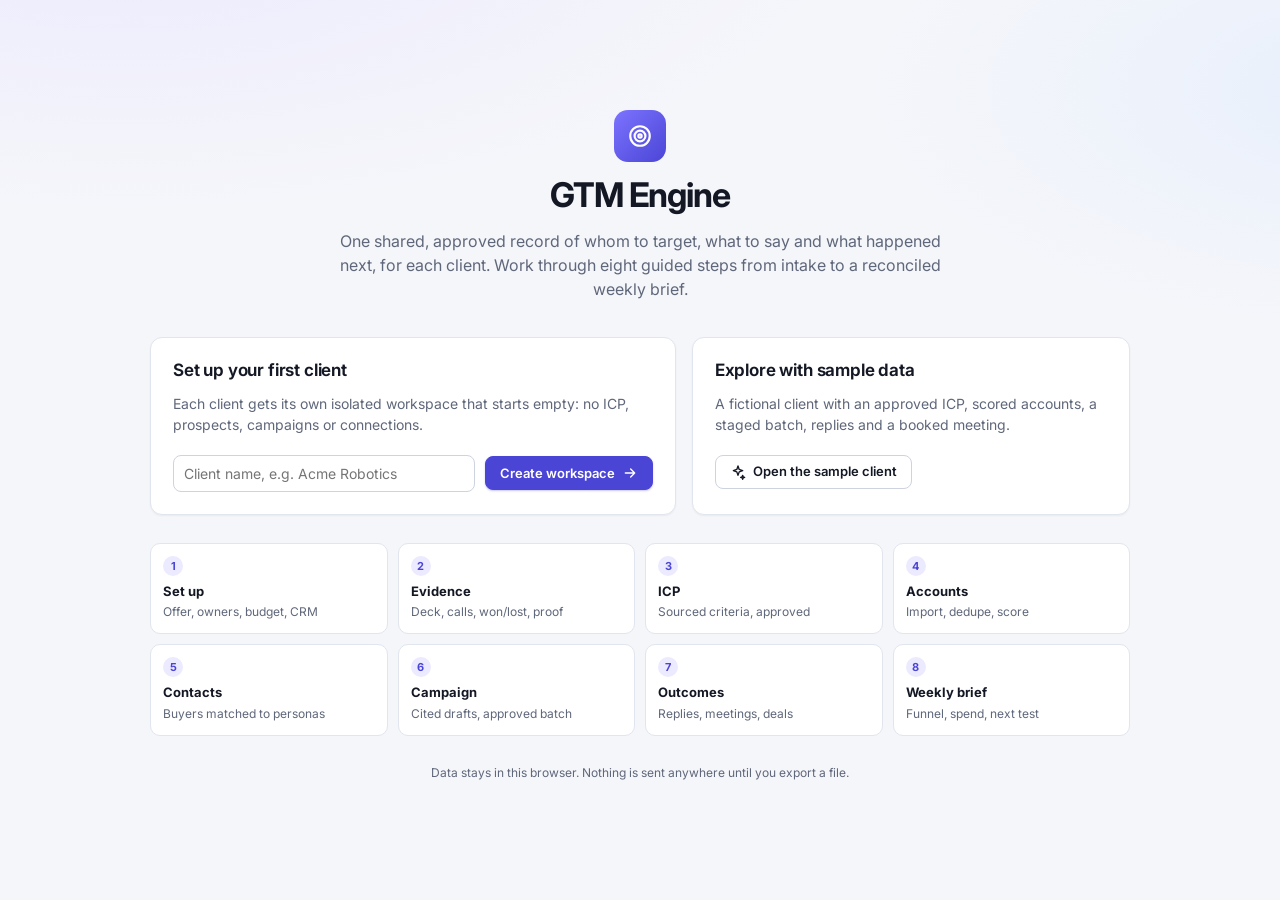
<file: gtm/index.html>
<!doctype html>
<html lang="en">
<head>
<meta charset="utf-8">
<meta name="viewport" content="width=device-width, initial-scale=1">
<title>GTM Engine</title>
<meta name="description" content="Client-scoped GTM workspace: approved ICP, evidence-backed accounts and contacts, reviewed outbound batches, reconciled outcomes and a weekly decision brief.">
<link rel="preconnect" href="https://fonts.googleapis.com">
<link rel="preconnect" href="https://fonts.gstatic.com" crossorigin>
<link rel="stylesheet" href="https://fonts.googleapis.com/css2?family=Inter:wght@400;500;600;650;700&display=swap">
<link rel="stylesheet" href="css/gtm.css?v=1">
<script>try{var t=localStorage.getItem("gtm:theme");if(t)document.documentElement.setAttribute("data-theme",JSON.parse(t));}catch(e){}</script>
</head>
<body>
<div id="root"></div>
<div class="toasts" id="toasts" role="status" aria-live="polite"></div>
<noscript><p style="padding:24px">GTM Engine needs JavaScript.</p></noscript>
<script src="js/engine.js?v=1"></script>
<script src="js/intel.js?v=1"></script>
<script src="js/callinsights.js?v=1"></script>
<script src="js/ui.js?v=1"></script>
<script src="js/help.js?v=1"></script>
<script src="js/sample.js?v=1"></script>
<script src="js/views-setup.js?v=1"></script>
<script src="js/views-pipeline.js?v=1"></script>
<script src="js/views-results.js?v=1"></script>
<script src="js/views-intel.js?v=1"></script>
<script src="js/sample-calls.js?v=1"></script>
<script src="js/views-insights.js?v=1"></script>
<script src="js/assist.js?v=1"></script>
<script src="js/prospecting.js?v=1"></script>
<script src="js/app.js?v=1"></script>
</body>
</html>
</file>
<file: gtm/css/gtm.css>
/* GTM Engine UI. Calm, dense-but-readable operator console: left rail with numbered pilot steps,
   cards on a soft canvas, one obvious primary action per screen. */
:root {
  --bg: #f5f6fa;
  --surface: #ffffff;
  --surface-2: #f2f4f8;
  --surface-3: #e9ecf3;
  --line: #e1e5ee;
  --line-strong: #cdd3df;
  --ink: #141824;
  --ink-2: #333a4d;
  --muted: #5f677a;
  --faint: #8a91a3;
  --accent: #4b45d6;
  --accent-strong: #3a34b8;
  --accent-ink: #ffffff;
  --accent-soft: #eceafe;
  --accent-line: #cdc9fb;
  --ok: #18794e;  --ok-bg: #e5f5ec;  --ok-line: #b5e2c9;
  --warn: #8a5100; --warn-bg: #fdf1dc; --warn-line: #f1d39e;
  --bad: #b3261e;  --bad-bg: #fde8e6;  --bad-line: #f5c0bb;
  --info: #1f5fbf; --info-bg: #e7effc;
  --side: #12152b;
  --side-2: #1b1f3b;
  --side-ink: #c9cce0;
  --side-faint: #8085a6;
  --side-active: #2a2f57;
  --focus: #7c74ff;
  --shadow-sm: 0 1px 2px rgba(20, 24, 36, .05);
  --shadow: 0 1px 2px rgba(20, 24, 36, .05), 0 6px 20px rgba(20, 24, 36, .06);
  --shadow-lg: 0 10px 40px rgba(20, 24, 36, .18);
  --r: 12px;
  --r-sm: 8px;
  --font: "Inter", system-ui, -apple-system, "Segoe UI", Roboto, sans-serif;
  --mono: ui-monospace, "SF Mono", Menlo, Consolas, monospace;
  color-scheme: light;
}
@media (prefers-color-scheme: dark) {
  :root:not([data-theme="light"]) {
    --bg: #0e1018; --surface: #161925; --surface-2: #1c2030; --surface-3: #252a3d;
    --line: #2a2f43; --line-strong: #3a405a; --ink: #eceef6; --ink-2: #cfd3e3; --muted: #9aa1b8; --faint: #747b93;
    --accent: #8b85ff; --accent-strong: #a29dff; --accent-ink: #0e1018; --accent-soft: #23224a; --accent-line: #3f3c7a;
    --ok: #5fd39a; --ok-bg: #12291f; --ok-line: #1f4a35; --warn: #f3b860; --warn-bg: #2d2312; --warn-line: #5a4320;
    --bad: #ff8a80; --bad-bg: #2f1716; --bad-line: #5c2a27; --info: #8ab4ff; --info-bg: #15223a;
    --side: #0a0c14; --side-2: #121524; --side-active: #22264a;
    --shadow: 0 1px 2px rgba(0,0,0,.3), 0 6px 20px rgba(0,0,0,.25); --shadow-lg: 0 10px 40px rgba(0,0,0,.5);
    color-scheme: dark;
  }
}
:root[data-theme="dark"] {
  --bg: #0e1018; --surface: #161925; --surface-2: #1c2030; --surface-3: #252a3d;
  --line: #2a2f43; --line-strong: #3a405a; --ink: #eceef6; --ink-2: #cfd3e3; --muted: #9aa1b8; --faint: #747b93;
  --accent: #8b85ff; --accent-strong: #a29dff; --accent-ink: #0e1018; --accent-soft: #23224a; --accent-line: #3f3c7a;
  --ok: #5fd39a; --ok-bg: #12291f; --ok-line: #1f4a35; --warn: #f3b860; --warn-bg: #2d2312; --warn-line: #5a4320;
  --bad: #ff8a80; --bad-bg: #2f1716; --bad-line: #5c2a27; --info: #8ab4ff; --info-bg: #15223a;
  --side: #0a0c14; --side-2: #121524; --side-active: #22264a;
  --shadow: 0 1px 2px rgba(0,0,0,.3), 0 6px 20px rgba(0,0,0,.25); --shadow-lg: 0 10px 40px rgba(0,0,0,.5);
  color-scheme: dark;
}

* { box-sizing: border-box; }
html, body { margin: 0; height: 100%; }
body { background: var(--bg); color: var(--ink); font: 14px/1.5 var(--font); -webkit-font-smoothing: antialiased; }
a { color: var(--accent); text-decoration: none; }
a:hover { text-decoration: underline; }
h1, h2, h3, h4 { margin: 0; line-height: 1.25; letter-spacing: -.01em; }
h1 { font-size: 22px; font-weight: 700; }
h2 { font-size: 16px; font-weight: 650; }
h3 { font-size: 14px; font-weight: 650; }
p { margin: 0 0 8px; }
small, .small { font-size: 12px; }
.muted { color: var(--muted); }
.faint { color: var(--faint); }
.mono { font-family: var(--mono); font-size: 12px; }
.nowrap { white-space: nowrap; }
.right { text-align: right; }
.hidden { display: none !important; }
:focus-visible { outline: 2px solid var(--focus); outline-offset: 2px; border-radius: 4px; }
.sr { position: absolute; width: 1px; height: 1px; overflow: hidden; clip: rect(0 0 0 0); }

/* ---------- shell ---------- */
.app { display: grid; grid-template-columns: 264px 1fr; min-height: 100vh; }
.side {
  background: var(--side); color: var(--side-ink); position: sticky; top: 0; height: 100vh;
  display: flex; flex-direction: column; overflow-y: auto; padding: 16px 12px;
}
.brand { display: flex; align-items: center; gap: 10px; padding: 4px 8px 16px; color: #fff; font-weight: 700; font-size: 15px; }
.brand-mark { width: 28px; height: 28px; border-radius: 8px; background: linear-gradient(135deg, #7c74ff, #4b45d6); display: grid; place-items: center; }
.brand small { display: block; font-weight: 500; color: var(--side-faint); font-size: 11px; letter-spacing: .02em; }
.client-switch { position: relative; margin-bottom: 14px; }
.client-btn {
  width: 100%; display: flex; align-items: center; gap: 10px; background: var(--side-2); border: 1px solid #262b4d;
  color: #fff; border-radius: 10px; padding: 9px 10px; cursor: pointer; text-align: left; font: inherit;
}
.client-btn:hover { border-color: #3a4070; }
.avatar { width: 28px; height: 28px; border-radius: 7px; display: grid; place-items: center; font-weight: 700; font-size: 12px; background: #2f3566; color: #fff; flex: none; }
.client-btn .meta { flex: 1; min-width: 0; }
.client-btn .meta b { display: block; font-size: 13px; white-space: nowrap; overflow: hidden; text-overflow: ellipsis; }
.client-btn .meta span { display: block; font-size: 11px; color: var(--side-faint); }
.menu {
  position: absolute; left: 0; right: 0; top: calc(100% + 6px); z-index: 40; background: var(--surface); color: var(--ink);
  border: 1px solid var(--line); border-radius: 10px; box-shadow: var(--shadow-lg); padding: 6px; max-height: 60vh; overflow: auto;
}
.menu button { display: flex; width: 100%; align-items: center; gap: 10px; background: none; border: 0; padding: 8px; border-radius: 7px; cursor: pointer; font: inherit; color: inherit; text-align: left; }
.menu button:hover, .menu button.on { background: var(--surface-2); }
.menu hr { border: 0; border-top: 1px solid var(--line); margin: 6px 0; }
.nav-label { font-size: 11px; text-transform: uppercase; letter-spacing: .08em; color: var(--side-faint); padding: 12px 10px 6px; font-weight: 600; }
.nav a {
  display: flex; align-items: center; gap: 10px; padding: 7px 10px; border-radius: 8px; color: var(--side-ink); font-weight: 500;
  text-decoration: none; position: relative;
}
.nav a:hover { background: var(--side-2); color: #fff; }
.nav a.on { background: var(--side-active); color: #fff; }
.nav a.on::before { content: ""; position: absolute; left: -12px; top: 8px; bottom: 8px; width: 3px; border-radius: 0 3px 3px 0; background: #8b85ff; }
.step-dot {
  width: 20px; height: 20px; border-radius: 50%; display: grid; place-items: center; flex: none;
  font-size: 11px; font-weight: 700; border: 1.5px solid #3b416b; color: var(--side-faint);
}
.step-dot.done { background: #2f9e6a; border-color: #2f9e6a; color: #fff; }
.step-dot.cur { border-color: #8b85ff; color: #fff; }
.nav .ico { width: 20px; display: grid; place-items: center; color: var(--side-faint); flex: none; }
.nav a.on .ico { color: #fff; }
.nav .count { margin-left: auto; background: #3a3f6e; color: #fff; font-size: 11px; font-weight: 700; border-radius: 999px; padding: 1px 7px; }
.nav .count.alert { background: #c2453b; }
.side-foot { margin-top: auto; padding-top: 14px; display: flex; gap: 6px; flex-wrap: wrap; }
.side-foot button { flex: 1; background: var(--side-2); border: 1px solid #262b4d; color: var(--side-ink); border-radius: 8px; padding: 7px 8px; font: inherit; font-size: 12px; cursor: pointer; display: flex; align-items: center; justify-content: center; gap: 6px; }
.side-foot button:hover { color: #fff; border-color: #3a4070; }
kbd { font-family: var(--mono); font-size: 11px; border: 1px solid currentColor; border-bottom-width: 2px; border-radius: 4px; padding: 0 4px; opacity: .75; }

.main { min-width: 0; display: flex; flex-direction: column; }
.topbar {
  position: sticky; top: 0; z-index: 20; display: flex; align-items: center; gap: 12px; padding: 14px 28px;
  background: color-mix(in srgb, var(--bg) 88%, transparent); backdrop-filter: blur(8px); border-bottom: 1px solid transparent;
}
.topbar.scrolled { border-bottom-color: var(--line); }
.topbar h1 { flex: 1; min-width: 0; }
.topbar .crumb { font-size: 12px; color: var(--muted); font-weight: 500; display: block; margin-bottom: 1px; }
.menu-btn { display: none; }
.content { padding: 8px 28px 64px; max-width: 1400px; width: 100%; }
.banner { margin: 0 28px 12px; padding: 10px 14px; border-radius: 10px; display: flex; gap: 10px; align-items: center; font-size: 13px; }
.banner.sample { background: var(--info-bg); color: var(--info); }
.banner.paused { background: var(--warn-bg); color: var(--warn); border: 1px solid var(--warn-line); }
.banner .grow { flex: 1; }

/* ---------- primitives ---------- */
.btn {
  display: inline-flex; align-items: center; justify-content: center; gap: 7px; height: 34px; padding: 0 14px; border-radius: 8px;
  border: 1px solid var(--line-strong); background: var(--surface); color: var(--ink); font: inherit; font-weight: 600; font-size: 13px;
  cursor: pointer; white-space: nowrap; text-decoration: none; transition: background .12s, border-color .12s, box-shadow .12s;
}
.btn:hover { background: var(--surface-2); text-decoration: none; }
.btn:disabled, .btn[aria-disabled="true"] { opacity: .5; cursor: not-allowed; }
.btn.primary { background: var(--accent); border-color: var(--accent); color: var(--accent-ink); box-shadow: 0 1px 2px rgba(75, 69, 214, .3); }
.btn.primary:hover { background: var(--accent-strong); }
.btn.ghost { background: transparent; border-color: transparent; color: var(--muted); }
.btn.ghost:hover { background: var(--surface-3); color: var(--ink); }
.btn.danger { color: var(--bad); border-color: var(--bad-line); }
.btn.danger:hover { background: var(--bad-bg); }
.btn.danger.solid { background: var(--bad); color: #fff; border-color: var(--bad); }
.btn.ok { background: var(--ok); border-color: var(--ok); color: #fff; }
.btn.sm { height: 28px; padding: 0 10px; font-size: 12px; border-radius: 7px; }
.btn.lg { height: 42px; padding: 0 20px; font-size: 14px; border-radius: 10px; }
.btn.icon { width: 34px; padding: 0; }
.btn.sm.icon { width: 28px; }
.btn svg { width: 16px; height: 16px; flex: none; }
.row { display: flex; gap: 10px; align-items: center; flex-wrap: wrap; }
.row.tight { gap: 6px; }
.row .grow, .grow { flex: 1; min-width: 0; }
.stack { display: grid; gap: 16px; }
.stack.sm { gap: 8px; }
.grid2 { display: grid; grid-template-columns: repeat(2, minmax(0, 1fr)); gap: 16px; }
.grid3 { display: grid; grid-template-columns: repeat(3, minmax(0, 1fr)); gap: 16px; }
.split { display: grid; grid-template-columns: minmax(0, 1fr) 320px; gap: 20px; align-items: start; }
.split.wide-side { grid-template-columns: minmax(0, 1fr) 380px; }
.sticky { position: sticky; top: 76px; }

.card { background: var(--surface); border: 1px solid var(--line); border-radius: var(--r); box-shadow: var(--shadow-sm); }
.card-h { display: flex; align-items: center; gap: 10px; padding: 14px 18px; border-bottom: 1px solid var(--line); }
.card-h h2 { flex: 1; }
.card-h .sub { font-size: 12px; color: var(--muted); font-weight: 400; display: block; margin-top: 2px; }
.card-b { padding: 16px 18px; }
.card-b.flush { padding: 0; }
.card-f { padding: 12px 18px; border-top: 1px solid var(--line); display: flex; gap: 8px; justify-content: flex-end; flex-wrap: wrap; }
.section-title { display: flex; align-items: baseline; gap: 10px; margin: 26px 0 12px; }
.section-title h2 { font-size: 15px; }
.section-title p { margin: 0; color: var(--muted); font-size: 13px; }

.badge {
  display: inline-flex; align-items: center; gap: 5px; height: 22px; padding: 0 8px; border-radius: 999px; font-size: 12px; font-weight: 600;
  background: var(--surface-3); color: var(--ink-2); white-space: nowrap; border: 1px solid transparent;
}
.badge::before { content: ""; width: 6px; height: 6px; border-radius: 50%; background: currentColor; opacity: .8; }
.badge.plain::before { display: none; }
.badge.ok { background: var(--ok-bg); color: var(--ok); }
.badge.warn { background: var(--warn-bg); color: var(--warn); }
.badge.bad { background: var(--bad-bg); color: var(--bad); }
.badge.accent { background: var(--accent-soft); color: var(--accent); }
.badge.info { background: var(--info-bg); color: var(--info); }
.badge.muted { background: var(--surface-2); color: var(--muted); border-color: var(--line); }
.chip { display: inline-flex; align-items: center; gap: 6px; padding: 2px 9px; border-radius: 999px; border: 1px solid var(--line); font-size: 12px; color: var(--ink-2); background: var(--surface); }

/* forms */
.field { display: grid; gap: 5px; }
.field > label, .label { font-size: 12px; font-weight: 600; color: var(--ink-2); }
.field .hint { font-size: 12px; color: var(--muted); }
.fields { display: grid; grid-template-columns: repeat(2, minmax(0, 1fr)); gap: 14px 16px; }
.fields.three { grid-template-columns: repeat(3, minmax(0, 1fr)); }
.fields .full { grid-column: 1 / -1; }
input[type=text], input[type=email], input[type=number], input[type=date], input[type=url], input[type=search], input:not([type]), select, textarea {
  width: 100%; font: inherit; color: var(--ink); background: var(--surface); border: 1px solid var(--line-strong); border-radius: 8px;
  padding: 7px 10px; min-height: 34px; transition: border-color .12s, box-shadow .12s;
}
textarea { resize: vertical; min-height: 80px; line-height: 1.5; }
input:focus, select:focus, textarea:focus { outline: none; border-color: var(--accent); box-shadow: 0 0 0 3px var(--accent-soft); }
input:disabled, select:disabled, textarea:disabled { background: var(--surface-2); color: var(--muted); cursor: default; }
input.sm, select.sm { min-height: 28px; padding: 3px 8px; font-size: 12px; }
.check { display: inline-flex; align-items: center; gap: 8px; cursor: pointer; font-weight: 500; }
.check input { width: 16px; height: 16px; accent-color: var(--accent); }
.switch { position: relative; display: inline-flex; align-items: center; gap: 10px; cursor: pointer; }
.switch input { position: absolute; opacity: 0; width: 1px; height: 1px; }
.switch .track { width: 34px; height: 20px; border-radius: 999px; background: var(--line-strong); position: relative; transition: background .15s; flex: none; }
.switch .track::after { content: ""; position: absolute; top: 2px; left: 2px; width: 16px; height: 16px; border-radius: 50%; background: #fff; box-shadow: 0 1px 2px rgba(0,0,0,.3); transition: transform .15s; }
.switch input:checked + .track { background: var(--accent); }
.switch input:checked + .track::after { transform: translateX(14px); }
.switch input:focus-visible + .track { outline: 2px solid var(--focus); outline-offset: 2px; }
.seg { display: inline-flex; background: var(--surface-2); border: 1px solid var(--line); border-radius: 9px; padding: 3px; gap: 2px; flex-wrap: wrap; }
.seg button { border: 0; background: none; font: inherit; font-size: 13px; font-weight: 600; color: var(--muted); padding: 5px 11px; border-radius: 6px; cursor: pointer; display: inline-flex; gap: 6px; align-items: center; }
.seg button:hover { color: var(--ink); }
.seg button.on { background: var(--surface); color: var(--ink); box-shadow: var(--shadow-sm); }
.seg .n { font-size: 11px; color: var(--faint); font-weight: 700; }
.seg button.on .n { color: var(--accent); }

/* tag input */
.tags { display: flex; flex-wrap: wrap; gap: 6px; align-items: center; border: 1px solid var(--line-strong); border-radius: 8px; padding: 5px 6px; min-height: 34px; background: var(--surface); cursor: text; }
.tags:focus-within { border-color: var(--accent); box-shadow: 0 0 0 3px var(--accent-soft); }
.tags.disabled { background: var(--surface-2); cursor: default; }
.tag { display: inline-flex; align-items: center; gap: 4px; background: var(--accent-soft); color: var(--accent-strong); border-radius: 6px; padding: 2px 4px 2px 8px; font-size: 12px; font-weight: 600; }
.tags.disabled .tag { padding-right: 8px; }
.tag button { border: 0; background: none; color: inherit; cursor: pointer; padding: 0 3px; font-size: 14px; line-height: 1; opacity: .7; border-radius: 4px; }
.tag button:hover { opacity: 1; background: rgba(0,0,0,.06); }
.tags input { border: 0 !important; box-shadow: none !important; padding: 2px 4px !important; min-height: 22px !important; flex: 1; min-width: 120px; background: transparent; }

/* basis picker */
.basis { position: relative; display: inline-block; }
.basis > summary { list-style: none; cursor: pointer; }
.basis > summary::-webkit-details-marker { display: none; }
.basis-pop { position: absolute; z-index: 30; right: 0; top: calc(100% + 6px); width: 300px; background: var(--surface); border: 1px solid var(--line); border-radius: 10px; box-shadow: var(--shadow-lg); padding: 10px; display: grid; gap: 6px; max-height: 300px; overflow: auto; }
.basis-pop .check { font-size: 13px; align-items: flex-start; }
.basis-pop .check input { margin-top: 2px; }

/* tables */
.table-wrap { overflow-x: auto; }
table.t { width: 100%; border-collapse: separate; border-spacing: 0; font-size: 13px; }
.t th { text-align: left; font-size: 11px; text-transform: uppercase; letter-spacing: .05em; color: var(--muted); font-weight: 650; padding: 9px 12px; border-bottom: 1px solid var(--line); background: var(--surface-2); position: sticky; top: 0; white-space: nowrap; }
.t td { padding: 10px 12px; border-bottom: 1px solid var(--line); vertical-align: middle; }
.t tr:last-child td { border-bottom: 0; }
.t tbody tr.click { cursor: pointer; }
.t tbody tr.click:hover td { background: var(--surface-2); }
.t tbody tr.sel td { background: var(--accent-soft); }
.t .name b { display: block; font-weight: 600; }
.t .name span { font-size: 12px; color: var(--muted); }
.t td.num, .t th.num { text-align: right; font-variant-numeric: tabular-nums; }

/* score bar */
.score { display: grid; gap: 3px; min-width: 120px; }
.score .bar { position: relative; height: 7px; border-radius: 99px; background: var(--surface-3); overflow: hidden; }
.score .known { position: absolute; left: 0; top: 0; bottom: 0; background: var(--accent); border-radius: 99px; }
.score .unres { position: absolute; top: 0; bottom: 0; background: repeating-linear-gradient(135deg, var(--warn-line) 0 3px, transparent 3px 6px); }
.score .cut { position: absolute; top: -2px; bottom: -2px; width: 2px; background: var(--ink); opacity: .55; }
.score .lbl { font-size: 12px; color: var(--muted); font-variant-numeric: tabular-nums; }
.score .lbl b { color: var(--ink); }

/* kpis */
.kpis { display: grid; grid-template-columns: repeat(auto-fit, minmax(140px, 1fr)); gap: 12px; }
.kpi { background: var(--surface); border: 1px solid var(--line); border-radius: var(--r); padding: 14px 16px; display: grid; gap: 4px; }
.kpi .k { font-size: 12px; color: var(--muted); font-weight: 600; }
.kpi .v { font-size: 26px; font-weight: 700; letter-spacing: -.02em; font-variant-numeric: tabular-nums; line-height: 1.15; }
.kpi .v.na { font-size: 15px; color: var(--faint); font-weight: 600; padding: 6px 0 3px; }
.kpi .s { font-size: 12px; color: var(--muted); }
a.kpi { color: inherit; text-decoration: none; transition: border-color .12s, box-shadow .12s; }
a.kpi:hover { border-color: var(--accent-line); box-shadow: var(--shadow); }

/* stepper */
.stepper { display: grid; grid-template-columns: repeat(8, minmax(0, 1fr)); gap: 0; counter-reset: s; }
.stepper a { position: relative; display: grid; justify-items: center; gap: 6px; text-align: center; color: var(--muted); font-size: 12px; font-weight: 600; text-decoration: none; padding: 0 4px; }
.stepper a::before { content: ""; position: absolute; top: 14px; left: -50%; right: 50%; height: 2px; background: var(--line); z-index: 0; }
.stepper a:first-child::before { display: none; }
.stepper a.done::before, .stepper a.cur::before { background: var(--ok); }
.stepper .dot { position: relative; z-index: 1; width: 30px; height: 30px; border-radius: 50%; display: grid; place-items: center; background: var(--surface); border: 2px solid var(--line-strong); color: var(--muted); font-size: 13px; font-weight: 700; }
.stepper a.done .dot { background: var(--ok); border-color: var(--ok); color: #fff; }
.stepper a.cur .dot { border-color: var(--accent); color: var(--accent); box-shadow: 0 0 0 4px var(--accent-soft); }
.stepper a.cur { color: var(--ink); }
.stepper a:hover { color: var(--ink); }

/* next action hero */
.next {
  display: grid; grid-template-columns: auto 1fr auto; gap: 18px; align-items: center; padding: 20px 22px; border-radius: 14px;
  background: linear-gradient(120deg, var(--accent-soft), var(--surface) 70%); border: 1px solid var(--accent-line);
}
.next .ico { width: 44px; height: 44px; border-radius: 12px; background: var(--accent); color: var(--accent-ink); display: grid; place-items: center; }
.next .ico svg { width: 22px; height: 22px; }
.next .eyebrow { font-size: 11px; font-weight: 700; letter-spacing: .08em; text-transform: uppercase; color: var(--accent); }
.next h2 { font-size: 18px; margin: 2px 0 4px; }
.next p { margin: 0; color: var(--muted); }

/* lists */
.list { display: grid; }
.li { display: flex; gap: 12px; align-items: center; padding: 11px 18px; border-bottom: 1px solid var(--line); color: inherit; text-decoration: none; }
.li:last-child { border-bottom: 0; }
a.li:hover, button.li:hover { background: var(--surface-2); text-decoration: none; }
button.li { width: 100%; background: none; border-left: 0; border-right: 0; border-top: 0; font: inherit; text-align: left; cursor: pointer; color: inherit; }
.li .grow b { display: block; font-weight: 600; }
.li .grow span { font-size: 12px; color: var(--muted); }
.li .lico { width: 30px; height: 30px; border-radius: 8px; display: grid; place-items: center; background: var(--surface-2); color: var(--muted); flex: none; }
.li .lico.warn { background: var(--warn-bg); color: var(--warn); }
.li .lico.bad { background: var(--bad-bg); color: var(--bad); }
.li .lico.ok { background: var(--ok-bg); color: var(--ok); }
.li .lico.accent { background: var(--accent-soft); color: var(--accent); }
.li .lico svg { width: 16px; height: 16px; }

/* empty states */
.empty { display: grid; justify-items: center; text-align: center; gap: 10px; padding: 44px 24px; }
.empty .art { width: 56px; height: 56px; border-radius: 16px; display: grid; place-items: center; background: var(--accent-soft); color: var(--accent); }
.empty .art svg { width: 26px; height: 26px; }
.empty h2 { font-size: 17px; }
.empty p { color: var(--muted); max-width: 460px; margin: 0; }
.empty .row { justify-content: center; margin-top: 6px; }

/* notes / callouts */
.note { display: flex; gap: 10px; padding: 10px 12px; border-radius: 9px; background: var(--surface-2); border: 1px solid var(--line); font-size: 13px; color: var(--ink-2); align-items: flex-start; }
.note svg { width: 16px; height: 16px; flex: none; margin-top: 2px; }
.note.warn { background: var(--warn-bg); border-color: var(--warn-line); color: var(--warn); }
.note.bad { background: var(--bad-bg); border-color: var(--bad-line); color: var(--bad); }
.note.ok { background: var(--ok-bg); border-color: var(--ok-line); color: var(--ok); }
.note.info { background: var(--info-bg); border-color: transparent; color: var(--info); }
.note .grow { min-width: 0; }
.note ul { margin: 4px 0 0; padding-left: 18px; }

.checklist { list-style: none; margin: 0; padding: 0; display: grid; gap: 8px; }
.checklist li { display: flex; gap: 9px; align-items: flex-start; font-size: 13px; }
.checklist .tick { width: 18px; height: 18px; border-radius: 50%; flex: none; display: grid; place-items: center; border: 1.5px solid var(--line-strong); margin-top: 1px; }
.checklist li.done .tick { background: var(--ok); border-color: var(--ok); color: #fff; }
.checklist li.done { color: var(--muted); }
.checklist .tick svg { width: 11px; height: 11px; }

/* progress / meters */
.meter { height: 8px; border-radius: 99px; background: var(--surface-3); overflow: hidden; display: flex; }
.meter span { height: 100%; }
.meter .a { background: var(--accent); }
.meter .b { background: repeating-linear-gradient(135deg, var(--accent-line) 0 4px, transparent 4px 8px); }
.legend { display: flex; gap: 14px; flex-wrap: wrap; font-size: 12px; color: var(--muted); margin-top: 8px; }
.legend i { display: inline-block; width: 10px; height: 10px; border-radius: 3px; margin-right: 5px; vertical-align: -1px; }

/* funnel */
.funnel { display: grid; gap: 8px; }
.funnel .f { display: grid; grid-template-columns: 170px 1fr 150px; gap: 12px; align-items: center; }
.funnel .f .lab { font-size: 13px; font-weight: 600; }
.funnel .f .track { height: 26px; background: var(--surface-2); border-radius: 6px; overflow: hidden; position: relative; }
.funnel .f .fill { height: 100%; background: var(--accent); border-radius: 6px; min-width: 2px; opacity: .9; }
.funnel .f .val { position: absolute; left: 10px; top: 0; bottom: 0; display: flex; align-items: center; font-weight: 700; font-size: 13px; color: var(--ink); font-variant-numeric: tabular-nums; }
.funnel .f .conv { font-size: 12px; color: var(--muted); text-align: right; font-variant-numeric: tabular-nums; }

/* tabs */
.tabs { display: flex; gap: 2px; border-bottom: 1px solid var(--line); margin-bottom: 18px; overflow-x: auto; }
.tabs button, .tabs a { border: 0; background: none; font: inherit; font-weight: 600; color: var(--muted); padding: 10px 14px; cursor: pointer; border-bottom: 2px solid transparent; margin-bottom: -1px; white-space: nowrap; display: inline-flex; align-items: center; gap: 7px; text-decoration: none; }
.tabs .on { color: var(--ink); border-bottom-color: var(--accent); }
.tabs .n { background: var(--surface-3); color: var(--muted); border-radius: 99px; padding: 0 7px; font-size: 11px; }
.tabs .n.alert { background: var(--bad-bg); color: var(--bad); }

/* version pills */
.versions { display: flex; gap: 6px; flex-wrap: wrap; }
.vpill { border: 1px solid var(--line); background: var(--surface); border-radius: 8px; padding: 5px 10px; font: inherit; font-size: 12px; font-weight: 600; cursor: pointer; color: var(--ink-2); display: inline-flex; align-items: center; gap: 6px; }
.vpill.on { border-color: var(--accent); box-shadow: 0 0 0 3px var(--accent-soft); color: var(--ink); }
.vpill .s { font-weight: 500; color: var(--muted); }

/* criteria rows */
.crit { display: grid; grid-template-columns: 180px 1fr auto; gap: 14px; align-items: start; padding: 14px 0; border-bottom: 1px solid var(--line); }
.crit:last-child { border-bottom: 0; }
.crit .ttl b { display: block; font-size: 13px; }
.crit .ttl span { font-size: 12px; color: var(--muted); }
.persona { border: 1px solid var(--line); border-radius: 10px; padding: 14px; display: grid; gap: 12px; background: var(--surface-2); }

/* drawer + modal */
.scrim { position: fixed; inset: 0; background: rgba(12, 14, 26, .42); z-index: 60; animation: fade .15s ease; }
.drawer { position: fixed; top: 0; right: 0; bottom: 0; width: min(560px, 100vw); background: var(--surface); z-index: 61; box-shadow: var(--shadow-lg); display: flex; flex-direction: column; animation: slide .2s ease; }
.drawer-h { display: flex; gap: 12px; align-items: flex-start; padding: 18px 20px; border-bottom: 1px solid var(--line); }
.drawer-h .grow h2 { font-size: 17px; }
.drawer-b { padding: 18px 20px; overflow-y: auto; flex: 1; display: grid; gap: 18px; align-content: start; }
.modal-wrap { position: fixed; inset: 0; z-index: 70; display: grid; place-items: center; padding: 20px; overflow-y: auto; }
.modal { background: var(--surface); border-radius: 14px; box-shadow: var(--shadow-lg); width: min(560px, 100%); max-height: calc(100vh - 40px); display: flex; flex-direction: column; animation: pop .16s ease; position: relative; z-index: 71; }
.modal.wide { width: min(880px, 100%); }
.modal-h { padding: 18px 20px 6px; display: flex; gap: 10px; align-items: flex-start; }
.modal-h h2 { flex: 1; font-size: 17px; }
.modal-h p { color: var(--muted); margin: 4px 0 0; font-size: 13px; }
.modal-b { padding: 12px 20px 18px; overflow-y: auto; display: grid; gap: 14px; }
.modal-f { padding: 12px 20px; border-top: 1px solid var(--line); display: flex; gap: 8px; justify-content: flex-end; flex-wrap: wrap; }
@keyframes fade { from { opacity: 0; } }
@keyframes slide { from { transform: translateX(30px); opacity: 0; } }
@keyframes pop { from { transform: translateY(8px) scale(.98); opacity: 0; } }
@media (prefers-reduced-motion: reduce) { .scrim, .drawer, .modal { animation: none; } }

.toasts { position: fixed; bottom: 20px; left: 50%; transform: translateX(-50%); z-index: 90; display: grid; gap: 8px; justify-items: center; pointer-events: none; }
.toast { background: var(--ink); color: var(--bg); padding: 10px 16px; border-radius: 10px; box-shadow: var(--shadow-lg); font-weight: 600; font-size: 13px; display: flex; gap: 10px; align-items: center; animation: pop .16s ease; pointer-events: auto; max-width: min(560px, calc(100vw - 32px)); }
.toast.bad { background: var(--bad); color: #fff; }
.toast.ok svg { color: #5fd39a; }

/* dropzone / import */
.drop { border: 2px dashed var(--line-strong); border-radius: 12px; padding: 28px; text-align: center; display: grid; gap: 8px; justify-items: center; cursor: pointer; transition: border-color .12s, background .12s; }
.drop:hover, .drop.over { border-color: var(--accent); background: var(--accent-soft); }
.drop svg { width: 28px; height: 28px; color: var(--accent); }
.drop b { font-size: 14px; }
.mapgrid { display: grid; grid-template-columns: 1fr 1fr; gap: 8px 14px; align-items: center; }
.mapgrid .from { font-size: 13px; font-weight: 600; display: flex; gap: 6px; align-items: center; }
.mapgrid .req { color: var(--bad); }
.preview-table { max-height: 220px; overflow: auto; border: 1px solid var(--line); border-radius: 8px; }
.preview-table table { font-size: 12px; }
.preview-table td, .preview-table th { padding: 6px 9px; }
.result-grid { display: grid; grid-template-columns: repeat(auto-fit, minmax(110px, 1fr)); gap: 10px; }
.result-grid .kpi .v { font-size: 22px; }

/* email preview */
.email { border: 1px solid var(--line); border-radius: 10px; background: var(--surface); overflow: hidden; }
.email .subj { padding: 10px 14px; border-bottom: 1px solid var(--line); font-weight: 650; display: flex; gap: 8px; align-items: center; }
.email .subj small { color: var(--muted); font-weight: 500; }
.email .body { padding: 12px 14px; white-space: pre-wrap; font-size: 13px; line-height: 1.6; }
.email mark { background: var(--ok-bg); color: inherit; border-bottom: 2px solid var(--ok-line); padding: 0 1px; border-radius: 2px; }
.cite { display: inline-flex; gap: 5px; align-items: center; font-size: 12px; color: var(--ok); }
.token-bar { display: flex; flex-wrap: wrap; gap: 5px; }
.token-bar button { font: 12px var(--mono); border: 1px solid var(--line); background: var(--surface-2); border-radius: 6px; padding: 2px 7px; cursor: pointer; color: var(--ink-2); }
.token-bar button:hover { border-color: var(--accent); color: var(--accent); }

/* batch pipeline */
.pipe { display: flex; gap: 0; align-items: center; flex-wrap: wrap; font-size: 12px; font-weight: 600; color: var(--faint); }
.pipe span { display: inline-flex; align-items: center; gap: 6px; padding: 4px 0; }
.pipe span + span::before { content: ""; width: 18px; height: 1.5px; background: var(--line-strong); margin: 0 6px; }
.pipe .done { color: var(--ok); }
.pipe .cur { color: var(--accent); }
.pipe i { width: 8px; height: 8px; border-radius: 50%; background: currentColor; display: inline-block; }

.task { display: grid; grid-template-columns: 1fr auto; gap: 10px 16px; padding: 14px 18px; border-bottom: 1px solid var(--line); }
.task:last-child { border-bottom: 0; }
.task .meta { display: flex; gap: 8px; flex-wrap: wrap; align-items: center; font-size: 12px; color: var(--muted); }
.task .ctl { display: flex; gap: 8px; flex-wrap: wrap; align-items: center; }
.task .ctl select, .task .ctl input { width: auto; }

.kv { display: grid; grid-template-columns: 140px 1fr; gap: 6px 12px; font-size: 13px; }
.kv dt { color: var(--muted); }
.kv dd { margin: 0; min-width: 0; overflow-wrap: anywhere; }

.welcome { min-height: 100vh; display: grid; place-items: center; padding: 32px 16px; background:
  radial-gradient(1200px 500px at 10% -10%, var(--accent-soft), transparent 60%), radial-gradient(900px 400px at 110% 10%, var(--info-bg), transparent 60%), var(--bg); }
.welcome-in { width: min(980px, 100%); display: grid; gap: 28px; }
.welcome .hero { text-align: center; display: grid; gap: 12px; justify-items: center; }
.welcome .hero h1 { font-size: 34px; letter-spacing: -.03em; }
.welcome .hero p { font-size: 16px; color: var(--muted); max-width: 640px; }
.welcome .choices { display: grid; grid-template-columns: 1.2fr 1fr; gap: 16px; }
.welcome .choice { padding: 22px; display: grid; gap: 12px; align-content: start; }
.welcome .choice h2 { font-size: 17px; }
.flow { display: grid; grid-template-columns: repeat(4, 1fr); gap: 10px; }
.flow div { background: var(--surface); border: 1px solid var(--line); border-radius: 10px; padding: 12px; font-size: 12px; color: var(--muted); }
.flow b { display: block; color: var(--ink); font-size: 13px; margin-bottom: 2px; }
.flow .n { display: inline-grid; place-items: center; width: 20px; height: 20px; border-radius: 50%; background: var(--accent-soft); color: var(--accent); font-weight: 700; font-size: 11px; margin-bottom: 6px; }

.search-res { display: grid; max-height: 50vh; overflow: auto; margin: 0 -8px; }
.search-res button { display: flex; gap: 10px; align-items: center; padding: 8px; border-radius: 8px; border: 0; background: none; font: inherit; color: inherit; cursor: pointer; text-align: left; }
.search-res button:hover, .search-res button.on { background: var(--surface-2); }
.search-res .k { font-size: 11px; color: var(--faint); text-transform: uppercase; letter-spacing: .05em; width: 70px; flex: none; }

.diff { display: grid; grid-template-columns: 1fr 1fr; gap: 10px; }
.diff > div { border-radius: 9px; padding: 10px 12px; font-size: 13px; }
.diff .old { background: var(--bad-bg); color: var(--bad); }
.diff .new { background: var(--ok-bg); color: var(--ok); }
.diff b { display: block; font-size: 11px; text-transform: uppercase; letter-spacing: .05em; margin-bottom: 2px; opacity: .8; }

.levelbar { display: grid; grid-template-columns: repeat(10, 1fr); gap: 3px; }
.levelbar i { height: 6px; border-radius: 2px; background: var(--surface-3); }
.levelbar i.on { background: var(--accent); }
.levelbar i.m2 { margin-left: 0; }

@media print {
  .side, .topbar, .no-print, .banner { display: none !important; }
  .app { display: block; }
  .content { padding: 0; }
  .card { box-shadow: none; break-inside: avoid; }
  body { background: #fff; }
}

/* ---------- responsive ---------- */
@media (max-width: 1100px) {
  .split, .split.wide-side { grid-template-columns: 1fr; }
  .sticky { position: static; }
  .grid3 { grid-template-columns: 1fr 1fr; }
}
@media (max-width: 860px) {
  .app { grid-template-columns: 1fr; }
  .side { position: fixed; left: 0; top: 0; bottom: 0; width: 280px; z-index: 80; transform: translateX(-100%); transition: transform .2s ease; }
  .side.open { transform: none; box-shadow: var(--shadow-lg); }
  .menu-btn { display: inline-flex; }
  .topbar { padding: 12px 16px; }
  .content { padding: 4px 16px 56px; }
  .banner { margin: 0 16px 12px; }
  .grid2, .grid3, .fields, .fields.three, .welcome .choices, .diff { grid-template-columns: 1fr; }
  .stepper { grid-template-columns: repeat(4, 1fr); row-gap: 16px; }
  .stepper a:nth-child(5)::before { display: none; }
  .next { grid-template-columns: 1fr; }
  .crit { grid-template-columns: 1fr; gap: 8px; }
  .funnel .f { grid-template-columns: 110px 1fr; }
  .funnel .f .conv { grid-column: 2; text-align: left; margin-top: -4px; }
  .flow { grid-template-columns: 1fr 1fr; }
  .topbar .hide-sm { display: none; }
  .kv { grid-template-columns: 1fr; gap: 2px; }
  .kv dd { margin-bottom: 6px; }
  .mapgrid { grid-template-columns: 1fr; gap: 4px; }
  .mapgrid select { margin-bottom: 8px; }
  .welcome .hero h1 { font-size: 28px; }
}
svg { flex: none; vertical-align: middle; }
.brand-mark svg { width: 16px; height: 16px; }
.welcome .brand-mark svg { width: 26px; height: 26px; }
@media (max-width: 860px) {
  .topbar { flex-wrap: wrap; position: static; }
  .topbar h1 { flex: 1 1 calc(100% - 56px); font-size: 19px; }
  .topbar > .row { width: 100%; flex-wrap: nowrap; overflow-x: auto; padding-bottom: 2px; }
  .topbar > .row .btn { flex: none; }
}

/* field help */
.tip {
  display: inline-grid; place-items: center; width: 16px; height: 16px; border-radius: 50%; margin-left: 4px; vertical-align: 1px;
  font: 700 10px/1 var(--font); color: var(--muted); background: var(--surface-3); border: 1px solid var(--line-strong);
  cursor: help; user-select: none; flex: none;
}
.tip:hover, .tip:focus-visible { color: var(--accent-ink); background: var(--accent); border-color: var(--accent); outline: none; }
.tipbox {
  position: fixed; z-index: 200; padding: 10px 12px; border-radius: 10px; background: var(--ink); color: var(--bg);
  font-size: 13px; line-height: 1.45; font-weight: 500; box-shadow: var(--shadow-lg); pointer-events: none; text-transform: none; letter-spacing: 0;
}
.crit .ttl b .tip, .label .tip { vertical-align: 0; }
@media (min-width: 861px) { .topbar h1 { white-space: nowrap; overflow: hidden; text-overflow: ellipsis; } }
.step-dot.part { border-color: #e3a33a; color: #f3c46d; background: rgba(227,163,58,.12); }
.stepper a.part .dot { border-color: var(--warn); color: var(--warn); background: var(--warn-bg); }
.stepper .todo { font-size: 11px; font-weight: 500; color: var(--faint); margin-top: -4px; }
.stepper a.part .todo { color: var(--warn); }

/* sales intelligence */
.meddic-dots { display: inline-flex; gap: 3px; }
.meddic-dots i { width: 18px; height: 18px; border-radius: 5px; display: grid; place-items: center; font: 700 10px/1 var(--font); font-style: normal; background: var(--surface-3); color: var(--faint); }
.meddic-dots i.known { background: var(--ok); color: #fff; }
.meddic-dots i.partial { background: var(--warn-bg); color: var(--warn); border: 1px solid var(--warn-line); }
.reasons { list-style: none; margin: 0; padding: 0; display: grid; gap: 6px; font-size: 13px; }
.reasons li { display: flex; gap: 8px; align-items: flex-start; }
.reasons li svg { width: 15px; height: 15px; margin-top: 2px; }
.reasons li.good svg { color: var(--ok); }
.reasons li.bad svg { color: var(--bad); }
button.quote { display: block; text-align: left; border: 0; background: none; padding: 4px 0 0; margin: 0; font: italic 13px/1.5 var(--font); color: var(--muted); cursor: pointer; }
button.quote:hover { color: var(--accent); }
.transcript { max-height: 70vh; overflow: auto; padding: 8px 12px 14px; display: grid; gap: 8px; }
.transcript .seg { padding: 8px 10px; border-radius: 10px; font-size: 13px; line-height: 1.5; background: var(--surface-2); border: 1px solid transparent; }
.transcript .seg.us { background: var(--accent-soft); }
.transcript .seg .who { font-size: 12px; font-weight: 700; margin-bottom: 2px; }
.transcript .seg.hl { border-color: var(--warn); box-shadow: 0 0 0 3px var(--warn-bg); }
.chip.side-seller { background: var(--accent-soft); border-color: var(--accent-line); color: var(--accent-strong); cursor: pointer; }
.chip.side-buyer { background: var(--ok-bg); border-color: var(--ok-line); color: var(--ok); cursor: pointer; }
.trend-row .bar { display: block; height: 5px; border-radius: 99px; background: var(--surface-3); margin: 6px 0 4px; overflow: hidden; }
.trend-row .bar i { display: block; height: 100%; background: var(--accent); border-radius: 99px; }
.trend-row .grow > span:last-child { display: block; }
#view:focus { outline: none; }

/* Call insights (across calls) */
.ci-head { margin-bottom: 14px; }
.ci-eyebrow { display: block; font-size: 11px; font-weight: 650; letter-spacing: .08em; text-transform: uppercase; color: var(--accent); margin-bottom: 4px; }
.ci-h { font-size: 24px; letter-spacing: -.01em; margin: 0 0 6px; }
.ci-head p { max-width: 760px; margin: 0; }
.ci-filters .card-b { flex-wrap: wrap; gap: 10px; align-items: flex-end; }
.ci-filter { display: flex; flex-direction: column; gap: 3px; font-size: 11px; color: var(--muted); font-weight: 600; }
.ci-filter select { min-width: 140px; }
.ci-scope { font-size: 13px; color: var(--muted); align-self: center; }
.ci-team { margin: 10px 0 14px; font-size: 13px; }
.ci-team summary { cursor: pointer; color: var(--muted); }
.ci-stats { margin-bottom: 16px; }
.ci-tag { display: inline-flex; align-items: center; font-size: 11px; font-weight: 600; padding: 1px 7px; border-radius: 999px; background: var(--surface-2); color: var(--ink-2); border: 1px solid var(--line); white-space: nowrap; }
.ci-tag.aud-product { background: var(--info-bg); color: var(--info); border-color: transparent; }
.ci-tag.aud-marketing { background: var(--accent-soft); color: var(--accent); border-color: transparent; }
.ci-tag.aud-both { background: var(--ok-bg); color: var(--ok); border-color: transparent; }
.ci-tag.aud-sales { background: var(--warn-bg); color: var(--warn); border-color: transparent; }
.ci-brief { margin-bottom: 16px; border-color: var(--accent-line); }
.ci-brief-h { flex-wrap: wrap; gap: 10px; }
.ci-brief-h h2 { flex: 1 1 360px; }
.ci-summary { background: var(--accent-soft); border-radius: 10px; padding: 12px 14px; margin-bottom: 8px; }
.ci-summary p { margin: 0 0 4px; }
.ci-brief-sec h3 { font-size: 12px; text-transform: uppercase; letter-spacing: .06em; color: var(--muted); margin: 18px 0 8px; }
.ci-item { border-top: 1px solid var(--line); padding: 10px 0; }
.ci-item h4 { margin: 0; font-size: 14px; }
.ci-item p { margin: 6px 0; font-size: 13px; color: var(--ink-2); }
.ci-ev { margin: 6px 0; padding: 6px 10px; border-left: 3px solid var(--accent-line); background: var(--surface-2); border-radius: 0 6px 6px 0; font-size: 13px; display: flex; flex-direction: column; gap: 2px; }
.ci-ev a { font-size: 11px; color: var(--muted); }
.ci-two { margin-bottom: 16px; }
.ci-trends, .ci-qs { display: flex; flex-direction: column; }
.ci-trend, .ci-q { all: unset; box-sizing: border-box; cursor: pointer; display: flex; align-items: center; gap: 10px; padding: 9px 16px; border-top: 1px solid var(--line); font-size: 13px; }
.ci-trend:hover, .ci-q:hover { background: var(--surface-2); }
.ci-trend:focus-visible, .ci-q:focus-visible, .ci-phrase:focus-visible { outline: 2px solid var(--accent); outline-offset: -2px; }
.ci-trend .lab { flex: 1; font-weight: 600; min-width: 0; }
.spark polyline { fill: none; stroke: var(--accent); stroke-width: 1.6; }
.spark circle { fill: var(--accent); }
.spark .spark-base { stroke: var(--line); }
.ci-status { font-size: 11px; font-weight: 650; padding: 1px 7px; border-radius: 999px; min-width: 52px; text-align: center; background: var(--surface-2); color: var(--muted); }
.ci-status.st-rising { background: var(--ok-bg); color: var(--ok); }
.ci-status.st-new { background: var(--accent-soft); color: var(--accent); }
.ci-status.st-falling { background: var(--bad-bg); color: var(--bad); }
.ci-q .n { font-family: var(--mono); font-weight: 700; font-size: 15px; min-width: 22px; text-align: right; color: var(--accent); }
.ci-q .grow { display: flex; flex-direction: column; gap: 4px; }
.ci-q b { font-weight: 550; }
.ci-phrases { display: flex; flex-wrap: wrap; gap: 8px; }
.ci-phrase { font: inherit; font-size: 13px; cursor: pointer; border: 1px solid var(--line); background: var(--surface); color: var(--ink); border-radius: 999px; padding: 4px 10px; }
.ci-phrase:hover { border-color: var(--accent-line); background: var(--accent-soft); }
.ci-phrase span { font-family: var(--mono); font-size: 11px; color: var(--muted); margin-left: 4px; }
.ci-signal .card-h { gap: 8px; }
.ci-cell { display: inline-block; min-width: 46px; padding: 2px 6px; border-radius: 6px; font-family: var(--mono); font-size: 12px; background: color-mix(in srgb, var(--accent) calc(var(--s) * 70%), transparent); color: var(--ink); }
@media (max-width: 860px) { .ci-two { grid-template-columns: 1fr; } .ci-trend .spark { width: 80px; } }
</file>
